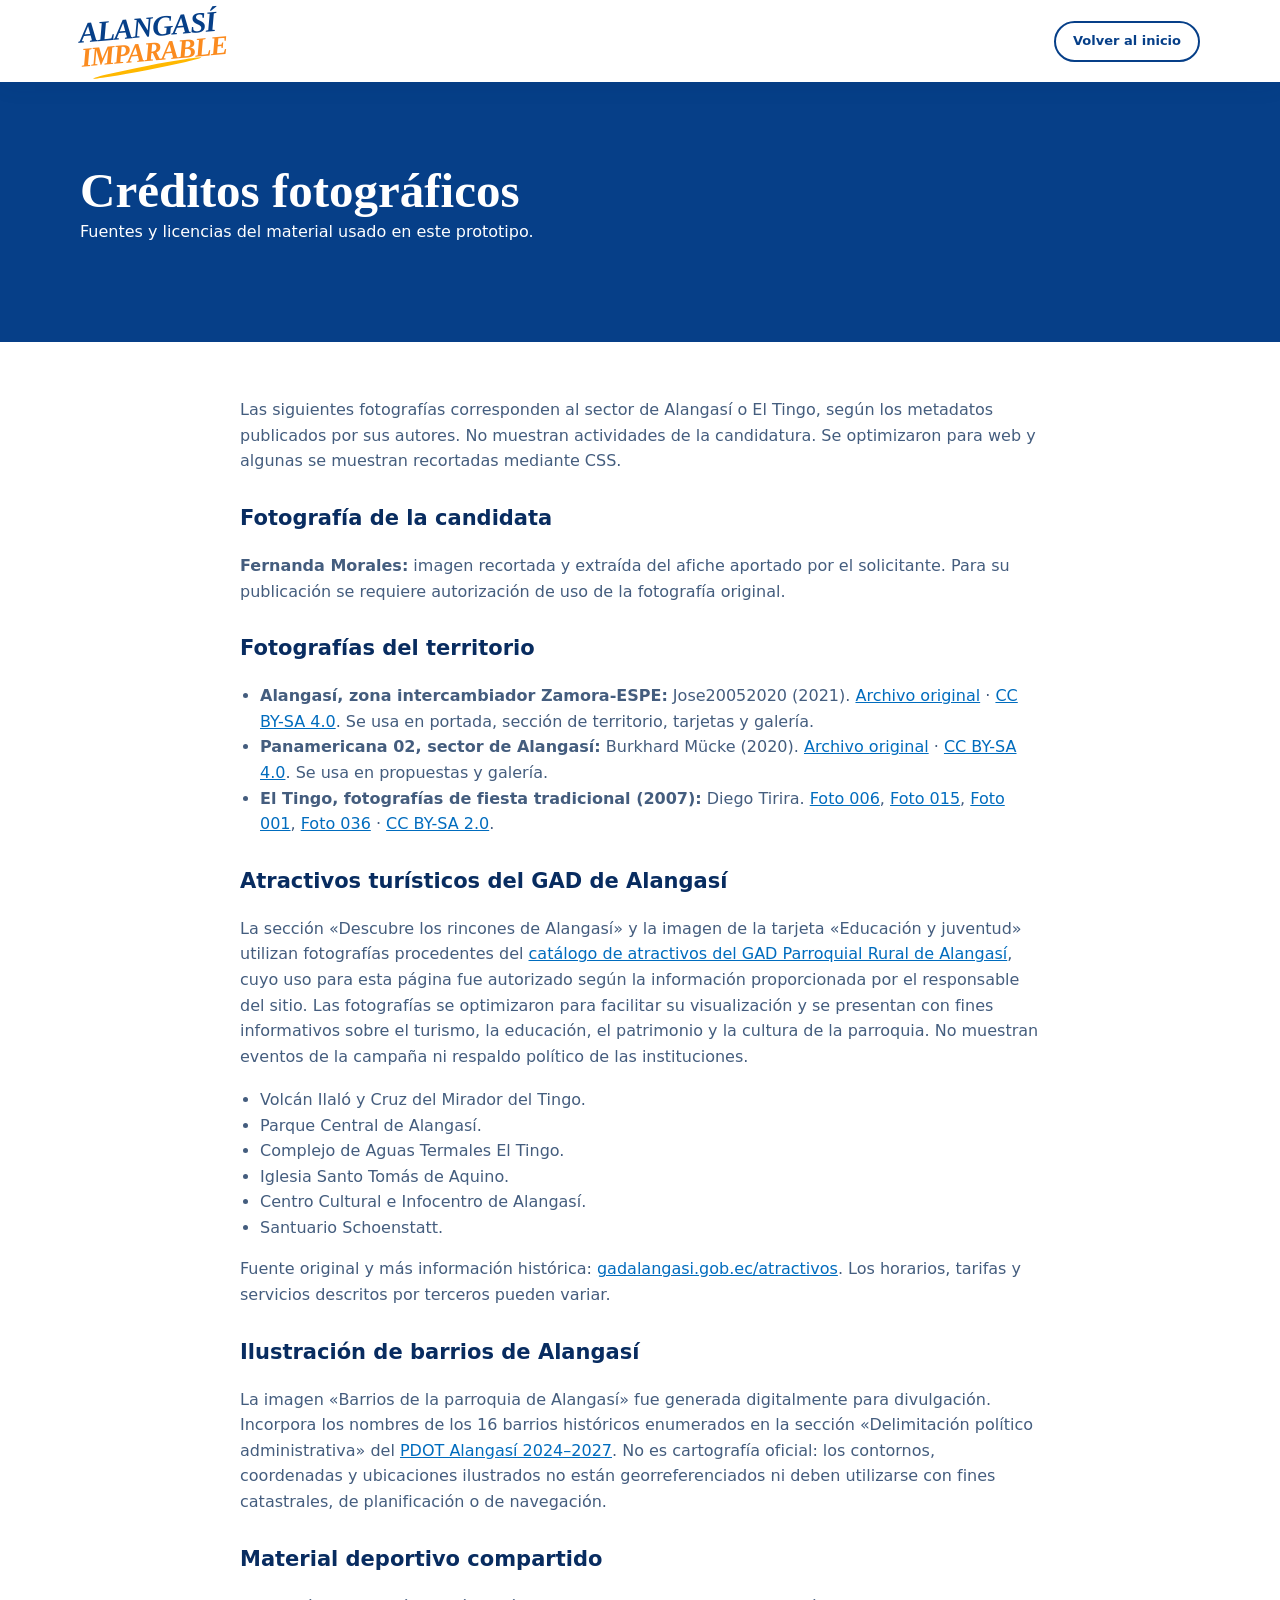
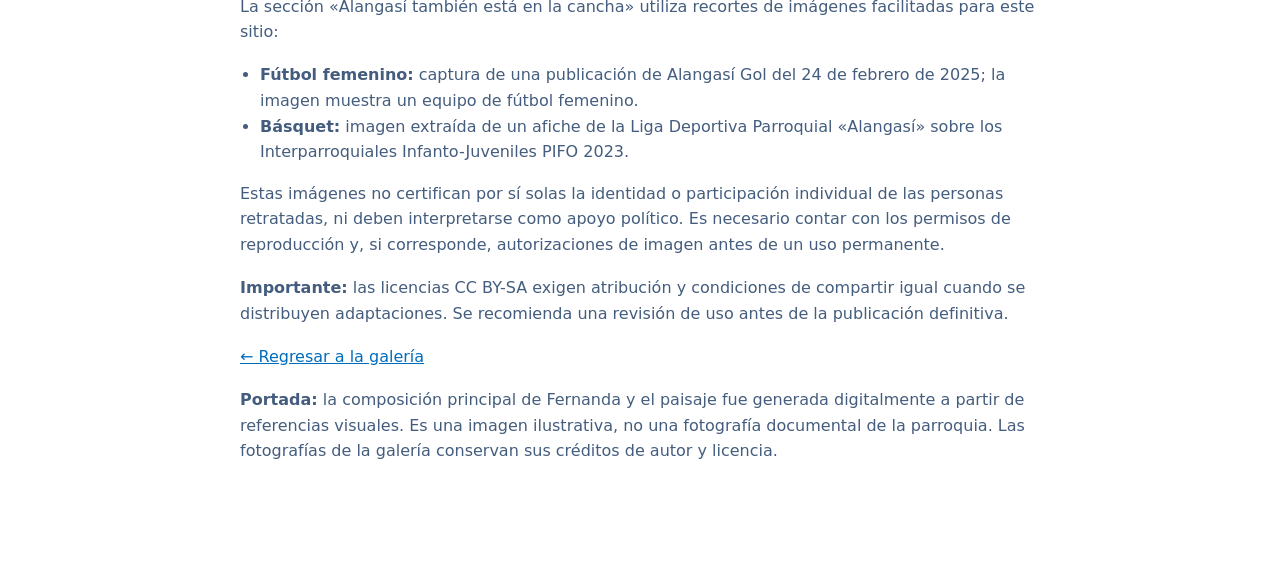
<file: creditos.html>
<!doctype html><html lang="es-EC"><head><meta charset="UTF-8"><meta name="viewport" content="width=device-width,initial-scale=1"><title>Créditos fotográficos | Fernanda Morales</title><link rel="stylesheet" href="styles.css"></head><body><header class="site-header"><div class="container nav-wrap"><a href="index.html#inicio" class="brand"><span>ALANGASÍ</span><strong>IMPARABLE</strong><i></i></a><a href="index.html" class="btn btn-outline small">Volver al inicio</a></div></header><section class="subpage-hero"><div class="container"><h1>Créditos fotográficos</h1><p>Fuentes y licencias del material usado en este prototipo.</p></div></section><main class="container legal"><p>Las siguientes fotografías corresponden al sector de Alangasí o El Tingo, según los metadatos publicados por sus autores. No muestran actividades de la candidatura. Se optimizaron para web y algunas se muestran recortadas mediante CSS.</p><h2>Fotografía de la candidata</h2><p><strong>Fernanda Morales:</strong> imagen recortada y extraída del afiche aportado por el solicitante. Para su publicación se requiere autorización de uso de la fotografía original.</p><h2>Fotografías del territorio</h2><ul><li><strong>Alangasí, zona intercambiador Zamora-ESPE:</strong> Jose20052020 (2021). <a href="https://commons.wikimedia.org/wiki/File:Alangasi_zona_hipermarket.jpg" target="_blank" rel="noopener noreferrer">Archivo original</a> · <a href="https://creativecommons.org/licenses/by-sa/4.0/" target="_blank" rel="noopener noreferrer">CC BY-SA 4.0</a>. Se usa en portada, sección de territorio, tarjetas y galería.</li><li><strong>Panamericana 02, sector de Alangasí:</strong> Burkhard Mücke (2020). <a href="https://commons.wikimedia.org/wiki/File:Panamericana_02.jpg" target="_blank" rel="noopener noreferrer">Archivo original</a> · <a href="https://creativecommons.org/licenses/by-sa/4.0/" target="_blank" rel="noopener noreferrer">CC BY-SA 4.0</a>. Se usa en propuestas y galería.</li><li><strong>El Tingo, fotografías de fiesta tradicional (2007):</strong> Diego Tirira. <a href="https://commons.wikimedia.org/wiki/File:P_El_Tingo_0706_006_(17198354539).jpg" target="_blank" rel="noopener noreferrer">Foto 006</a>, <a href="https://commons.wikimedia.org/wiki/File:P_El_Tingo_0706_015_(17198350459).jpg" target="_blank" rel="noopener noreferrer">Foto 015</a>, <a href="https://commons.wikimedia.org/wiki/File:P_El_Tingo_0706_001_(17358634136).jpg" target="_blank" rel="noopener noreferrer">Foto 001</a>, <a href="https://commons.wikimedia.org/wiki/File:P_El_Tingo_0706_036_(17382595662).jpg" target="_blank" rel="noopener noreferrer">Foto 036</a> · <a href="https://creativecommons.org/licenses/by-sa/2.0/" target="_blank" rel="noopener noreferrer">CC BY-SA 2.0</a>.</li></ul><h2>Atractivos turísticos del GAD de Alangasí</h2><p>La sección «Descubre los rincones de Alangasí» y la imagen de la tarjeta «Educación y juventud» utilizan fotografías procedentes del <a href="https://gadalangasi.gob.ec/atractivos/" target="_blank" rel="noopener noreferrer">catálogo de atractivos del GAD Parroquial Rural de Alangasí</a>, cuyo uso para esta página fue autorizado según la información proporcionada por el responsable del sitio. Las fotografías se optimizaron para facilitar su visualización y se presentan con fines informativos sobre el turismo, la educación, el patrimonio y la cultura de la parroquia. No muestran eventos de la campaña ni respaldo político de las instituciones.</p><ul><li>Volcán Ilaló y Cruz del Mirador del Tingo.</li><li>Parque Central de Alangasí.</li><li>Complejo de Aguas Termales El Tingo.</li><li>Iglesia Santo Tomás de Aquino.</li><li>Centro Cultural e Infocentro de Alangasí.</li><li>Santuario Schoenstatt.</li></ul><p>Fuente original y más información histórica: <a href="https://gadalangasi.gob.ec/atractivos/" target="_blank" rel="noopener noreferrer">gadalangasi.gob.ec/atractivos</a>. Los horarios, tarifas y servicios descritos por terceros pueden variar.</p><h2>Ilustración de barrios de Alangasí</h2><p>La imagen «Barrios de la parroquia de Alangasí» fue generada digitalmente para divulgación. Incorpora los nombres de los 16 barrios históricos enumerados en la sección «Delimitación político administrativa» del <a href="https://gadalangasi.gob.ec/wp-content/uploads/2025/09/PDOT-ALANGASI-2024-2027.pdf" target="_blank" rel="noopener noreferrer">PDOT Alangasí 2024–2027</a>. No es cartografía oficial: los contornos, coordenadas y ubicaciones ilustrados no están georreferenciados ni deben utilizarse con fines catastrales, de planificación o de navegación.</p><h2>Material deportivo compartido</h2><p>La sección «Alangasí también está en la cancha» utiliza recortes de imágenes facilitadas para este sitio:</p><ul><li><strong>Fútbol femenino:</strong> captura de una publicación de Alangasí Gol del 24 de febrero de 2025; la imagen muestra un equipo de fútbol femenino.</li><li><strong>Básquet:</strong> imagen extraída de un afiche de la Liga Deportiva Parroquial «Alangasí» sobre los Interparroquiales Infanto-Juveniles PIFO 2023.</li></ul><p>Estas imágenes no certifican por sí solas la identidad o participación individual de las personas retratadas, ni deben interpretarse como apoyo político. Es necesario contar con los permisos de reproducción y, si corresponde, autorizaciones de imagen antes de un uso permanente.</p><p><strong>Importante:</strong> las licencias CC BY-SA exigen atribución y condiciones de compartir igual cuando se distribuyen adaptaciones. Se recomienda una revisión de uso antes de la publicación definitiva.</p><p><a href="index.html#galeria">← Regresar a la galería</a></p><p><strong>Portada:</strong> la composición principal de Fernanda y el paisaje fue generada digitalmente a partir de referencias visuales. Es una imagen ilustrativa, no una fotografía documental de la parroquia. Las fotografías de la galería conservan sus créditos de autor y licencia.</p></main></body></html>
</file>
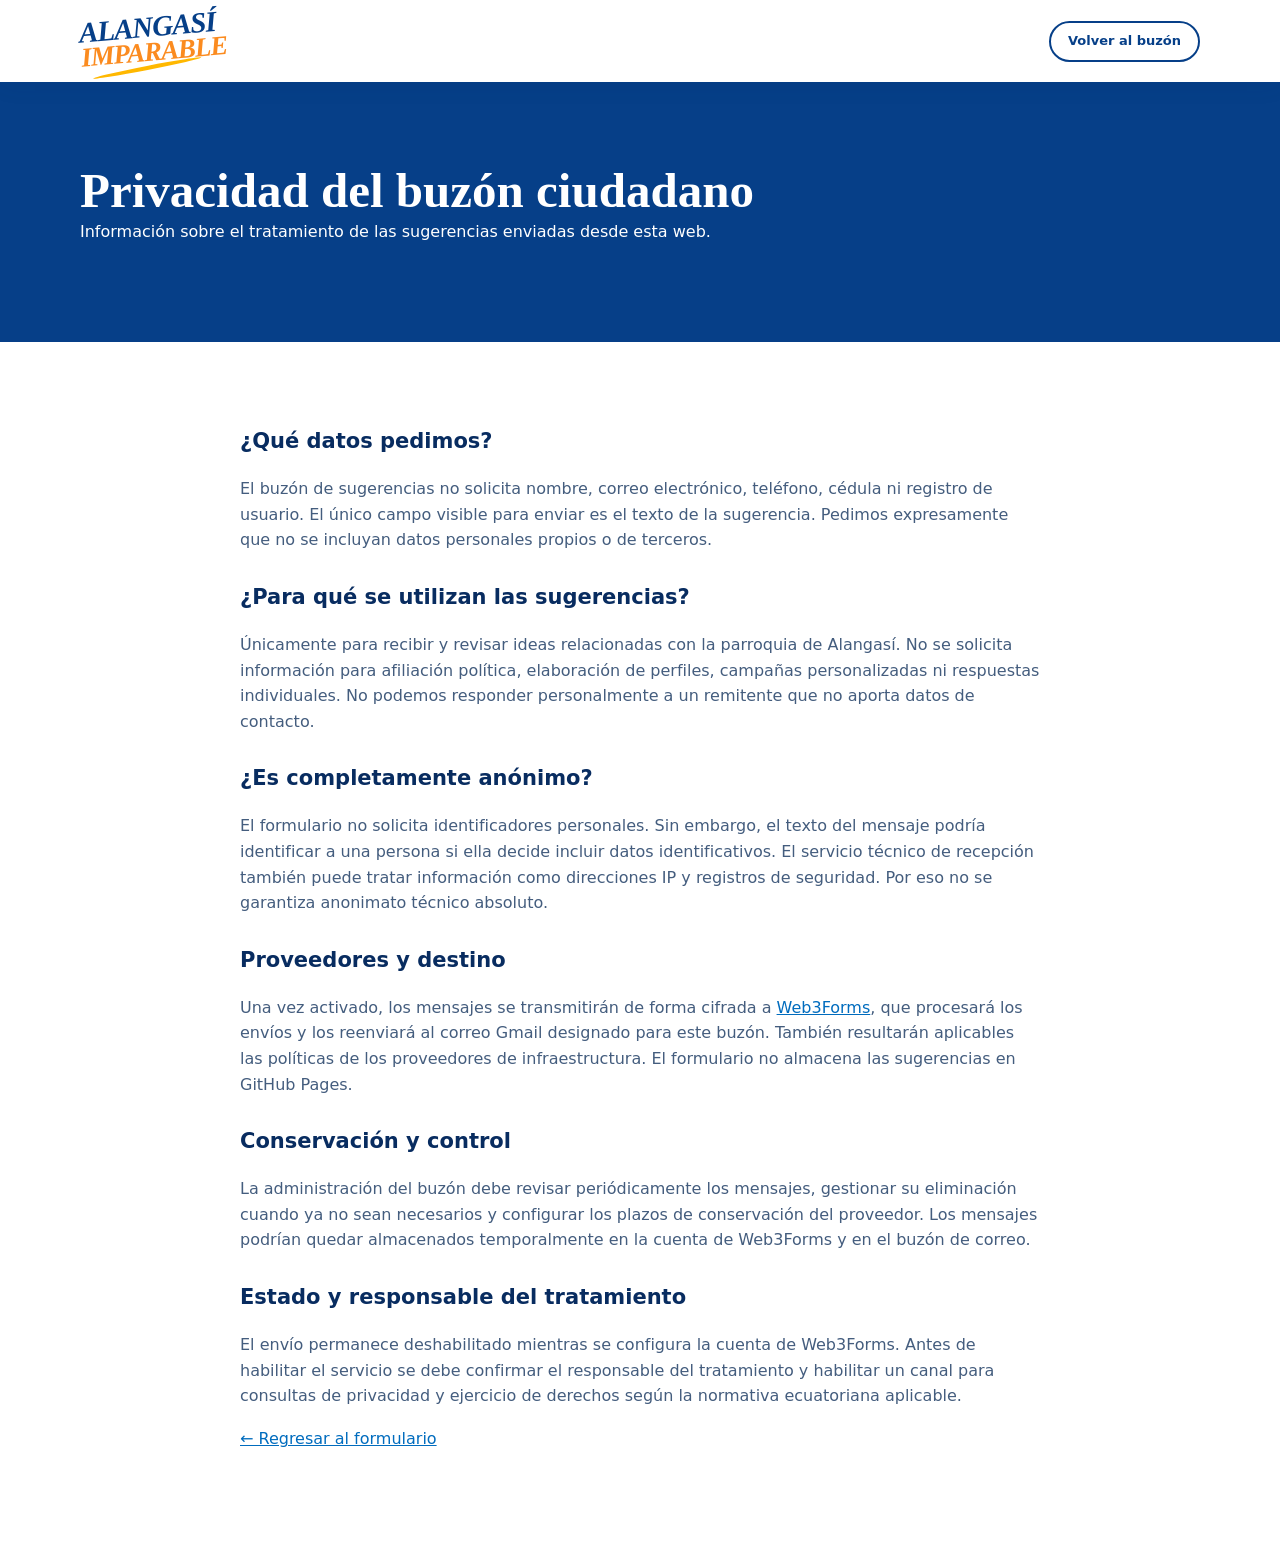
<file: privacidad.html>
<!doctype html>
<html lang="es-EC">
<head>
  <meta charset="UTF-8">
  <meta name="viewport" content="width=device-width, initial-scale=1">
  <meta name="theme-color" content="#063f88">
  <title>Privacidad del buzón | Fernanda Morales</title>
  <link rel="stylesheet" href="styles.css">
</head>
<body>
  <header class="site-header">
    <div class="container nav-wrap">
      <a href="index.html#inicio" class="brand" aria-label="Regresar al inicio"><span>ALANGASÍ</span><strong>IMPARABLE</strong><i></i></a>
      <a href="index.html#contacto" class="btn btn-outline small">Volver al buzón</a>
    </div>
  </header>
  <section class="subpage-hero"><div class="container"><h1>Privacidad del buzón ciudadano</h1><p>Información sobre el tratamiento de las sugerencias enviadas desde esta web.</p></div></section>
  <main class="container legal">
    <h2>¿Qué datos pedimos?</h2>
    <p>El buzón de sugerencias no solicita nombre, correo electrónico, teléfono, cédula ni registro de usuario. El único campo visible para enviar es el texto de la sugerencia. Pedimos expresamente que no se incluyan datos personales propios o de terceros.</p>
    <h2>¿Para qué se utilizan las sugerencias?</h2>
    <p>Únicamente para recibir y revisar ideas relacionadas con la parroquia de Alangasí. No se solicita información para afiliación política, elaboración de perfiles, campañas personalizadas ni respuestas individuales. No podemos responder personalmente a un remitente que no aporta datos de contacto.</p>
    <h2>¿Es completamente anónimo?</h2>
    <p>El formulario no solicita identificadores personales. Sin embargo, el texto del mensaje podría identificar a una persona si ella decide incluir datos identificativos. El servicio técnico de recepción también puede tratar información como direcciones IP y registros de seguridad. Por eso no se garantiza anonimato técnico absoluto.</p>
    <h2>Proveedores y destino</h2>
    <p>Una vez activado, los mensajes se transmitirán de forma cifrada a <a href="https://web3forms.com/privacy" target="_blank" rel="noopener noreferrer">Web3Forms</a>, que procesará los envíos y los reenviará al correo Gmail designado para este buzón. También resultarán aplicables las políticas de los proveedores de infraestructura. El formulario no almacena las sugerencias en GitHub Pages.</p>
    <h2>Conservación y control</h2>
    <p>La administración del buzón debe revisar periódicamente los mensajes, gestionar su eliminación cuando ya no sean necesarios y configurar los plazos de conservación del proveedor. Los mensajes podrían quedar almacenados temporalmente en la cuenta de Web3Forms y en el buzón de correo.</p>
    <h2>Estado y responsable del tratamiento</h2>
    <p>El envío permanece deshabilitado mientras se configura la cuenta de Web3Forms. Antes de habilitar el servicio se debe confirmar el responsable del tratamiento y habilitar un canal para consultas de privacidad y ejercicio de derechos según la normativa ecuatoriana aplicable.</p>
    <p><a href="index.html#contacto">← Regresar al formulario</a></p>
  </main>
</body>
</html>
</file>
<file: styles.css>
:root{--blue:#063f88;--deep:#032e69;--navy:#082c60;--bright:#0874d3;--orange:#fb8b1f;--gold:#ffb800;--sky:#edf7ff;--ink:#082c60;--muted:#4b6080;--white:#fff;--shadow:0 18px 45px rgba(1,40,90,.12);--container:1180px}
*,*::before,*::after{box-sizing:border-box}
html{scroll-behavior:smooth;scroll-padding-top:88px}
body{margin:0;font-family:"DM Sans",system-ui,-apple-system,"Segoe UI",sans-serif;color:var(--ink);background:#fff;line-height:1.6;overflow-x:hidden}
a{color:inherit;text-decoration:none}button,input,textarea{font:inherit}button{cursor:pointer}svg{width:21px;height:21px;fill:none;stroke:currentColor;stroke-width:1.9;stroke-linejoin:round;stroke-linecap:round;flex-shrink:0}img{max-width:100%;display:block}p{margin:0 0 1.1em}.container{max-width:var(--container);padding:0 30px;margin-inline:auto}.svg-sprite{position:absolute;width:0;height:0;overflow:hidden}::selection{background:#ffb800;color:#063f88}:focus-visible{outline:3px solid var(--orange);outline-offset:4px}.skip-link{position:absolute;top:-80px;left:12px;z-index:200;background:var(--blue);color:#fff;padding:12px 20px;border-radius:8px}.skip-link:focus{top:9px}
/* Top navigation */
.site-header{height:82px;position:sticky;top:0;z-index:80;background:rgba(255,255,255,.96);box-shadow:0 4px 22px rgba(2,36,80,.07);backdrop-filter:blur(14px)}.nav-wrap{height:100%;display:flex;align-items:center;justify-content:space-between;gap:22px}.brand{width:154px;line-height:.9;display:flex;flex-direction:column;align-items:flex-start;transform:rotate(-5deg);font-family:"Kalam",cursive;font-style:italic;white-space:nowrap;letter-spacing:-1px;font-weight:700}.brand span{font-size:29px;color:var(--blue)}.brand strong{font-size:27px;color:var(--orange);font-weight:700}.brand i{background:var(--gold);height:4px;width:110px;border-radius:50%;transform:rotate(-6deg);margin-top:2px;margin-left:10px}.main-nav{display:flex;align-items:center;gap:24px}.nav-link{font-size:13px;font-weight:800;color:#254570;white-space:nowrap;position:relative;padding:9px 0}.nav-link::after{content:"";height:3px;width:0;position:absolute;left:0;bottom:3px;background:var(--orange);border-radius:3px;transition:width .2s}.nav-link:hover::after,.nav-link.active::after{width:100%}.nav-link.active{color:var(--blue)}.menu-toggle{display:none;border:0;background:#f1f7fe;color:var(--blue);width:45px;height:45px;border-radius:12px;align-items:center;justify-content:center}
.btn{display:inline-flex;align-items:center;justify-content:center;gap:9px;border:2px solid transparent;padding:12px 22px;border-radius:999px;font-size:13px;font-weight:800;line-height:1.3;min-height:47px;transition:transform .2s,box-shadow .2s,background .2s;color:inherit}.btn svg{width:17px;height:17px}.btn:hover{transform:translateY(-2px);box-shadow:0 10px 18px rgba(7,57,105,.18)}.btn-orange{background:linear-gradient(120deg,#ff9e22,#ff7e18);color:#fff}.btn-blue{background:var(--blue);color:#fff}.btn-outline{border-color:var(--blue);color:var(--blue);background:rgba(255,255,255,.8)}.btn-white{background:white;color:var(--blue)}.btn.small{min-height:41px;padding:9px 17px}.nav-cta{padding:11px 18px;min-height:42px}
/* Hero */
.hero{min-height:595px;position:relative;isolation:isolate;overflow:hidden;background:linear-gradient(110deg,#e6f5ff 0%,#f0faff 49%,#b8d4e9 100%)}.hero-scenery{position:absolute;inset:0;background-image:linear-gradient(90deg,rgba(245,251,255,.97) 0%,rgba(240,249,255,.90) 30%,rgba(232,246,255,.57) 51%,rgba(233,246,255,.16) 100%),url('assets/alangasi-panorama.webp');background-repeat:no-repeat;background-position:center,center 57%;background-size:cover;z-index:-2}.hero-content{height:595px;display:grid;grid-template-columns:51% 36% 13%;align-items:center;position:relative}.hero-copy{position:relative;z-index:4;padding-bottom:30px}.eyebrow{font-size:11px;font-weight:800;letter-spacing:2px;color:#0669bd;display:flex;align-items:center;gap:12px}.eyebrow-dot{height:8px;width:8px;background:var(--orange);border-radius:50%}.dash{height:2px;width:45px;background:var(--orange)}.hero-title{font-family:"Kalam",cursive;font-size:clamp(44px,5vw,77px);line-height:1.01;letter-spacing:-2.6px;margin:25px 0 17px;color:var(--blue);font-weight:700}.hero-title span{display:block}.hero-title em,.section-script em{color:var(--orange);font-style:normal}.hero-title em{display:inline-block;position:relative}.hero-title em::after{content:"";position:absolute;background:var(--orange);height:6px;border-radius:70%;width:103%;bottom:3px;left:0;transform:rotate(-3deg)}.paint-label{display:inline-block;background:var(--blue);color:white;font:700 26px/1.15 "Kalam",cursive;transform:rotate(-3deg);padding:5px 24px 0 17px;clip-path:polygon(1% 2%,99% 0,97% 8%,100% 90%,2% 100%,0 89%)}.candidate-role{color:#fff;background:var(--orange);width:max-content;max-width:95%;padding:4px 13px;border-radius:4px;margin:7px 0 17px;font-size:12px;font-weight:800;transform:rotate(-1deg)}.hero-description{font-size:18px;line-height:1.47;max-width:390px;font-weight:600;margin-bottom:25px}.hero-buttons{display:flex;gap:11px;flex-wrap:wrap}.hero-location{display:flex;align-items:center;gap:5px;font-size:11px;color:#45668e;margin-top:18px;font-weight:700}.hero-location svg{width:15px;height:15px}.hero-portrait-wrap{position:absolute;bottom:0;left:48.5%;width:min(40%,470px);height:91%;display:flex;align-items:flex-end;justify-content:center;z-index:2}.hero-sun{position:absolute;bottom:20px;left:-19%;width:118%;height:85%;border-radius:48% 52% 0 0;background:radial-gradient(ellipse at 57% 60%,rgba(255,235,191,.87),rgba(255,233,202,.3) 57%,transparent 69%)}.hero-portrait{height:100%;max-width:unset;width:auto;object-fit:contain;object-position:bottom;filter:drop-shadow(3px 10px 12px rgba(3,35,69,.15))}.hero-quote{position:absolute;top:100px;right:12px;z-index:3;max-width:165px;transform:rotate(-6deg);font:700 28px/1.11 "Kalam",cursive;color:var(--blue)}.hero-quote i{display:block;height:4px;width:120px;background:var(--orange);border-radius:50%;transform:rotate(-8deg);margin-top:9px}.hero-wave{position:absolute;bottom:-1px;width:100%;height:82px;z-index:3}.hero-wave svg{width:100%;height:100%}
.pillars{background:var(--blue);color:white;margin-top:-1px}.pillars-grid{display:grid;grid-template-columns:repeat(4,1fr);padding-top:12px;padding-bottom:25px;gap:18px}.pillar{display:flex;align-items:center;gap:13px;font-weight:800;font-size:15px;line-height:1.28;min-height:79px;border-right:1px solid rgba(255,255,255,.29)}.pillar:last-child{border:0}.pillar:hover .pillar-icon{transform:rotate(-8deg) scale(1.06)}.pillar-icon,.proposal-icon{width:65px;height:65px;display:grid;place-items:center;flex-shrink:0;border-radius:50%;transition:transform .2s}.pillar-icon svg,.proposal-icon svg{height:36px;width:36px;stroke-width:1.7}.blue{background:#0874d3;color:white}.gold{background:#ffb800;color:white}.orange{background:#ff8f22;color:white}.yellow{background:#ffbb11;color:#fff}
/* About */
.section{padding-block:90px}.about{background:#fff}.about-grid{display:grid;grid-template-columns:43% 1fr;align-items:center;gap:7%}.about-visual{position:relative;min-height:430px}.brush-circle{position:relative;overflow:hidden;width:93%;height:410px;max-width:470px;border-radius:43% 57% 50% 50% / 50% 50% 50% 50%;background:linear-gradient(150deg,#c9e7f9,#edf7fa 66%,#ffb74e);isolation:isolate}.brush-circle:before{content:"";position:absolute;inset:0;background:url('assets/alangasi-panorama.webp') center/cover;opacity:.24}.brush-circle img{position:absolute;height:106%;max-width:none;width:auto;bottom:-62px;left:50%;transform:translateX(-50%);filter:drop-shadow(0 8px 12px rgba(0,0,0,.07))}.about-visual:before,.about-visual:after{content:"";position:absolute;border:11px solid var(--orange);transform:rotate(-35deg);border-radius:50%;z-index:2;pointer-events:none}.about-visual:before{width:165px;height:70px;left:-20px;top:0;border-bottom-color:transparent;border-right-color:transparent}.about-visual:after{width:225px;height:66px;right:-3px;bottom:10px;border-top-color:transparent;border-left-color:transparent}.about-sticker{position:absolute;right:-8%;bottom:34px;z-index:3;transform:rotate(-8deg);background:var(--blue);color:white;font:700 22px/1.1 "Kalam",cursive;padding:11px 17px;box-shadow:0 12px 20px rgba(0,46,99,.16)}.section-script{font:700 clamp(32px,3.7vw,53px)/1.11 "Kalam",cursive;color:var(--blue);letter-spacing:-1px;margin:18px 0}.about-copy>p{max-width:590px;color:#395274;font-size:16px}.values{display:flex;gap:25px;flex-wrap:wrap;margin:25px 0 30px}.values>div{display:flex;gap:10px;align-items:center;font-weight:800;font-size:11px;line-height:1.28}.value-icon{width:45px;height:45px;border-radius:50%;display:grid;place-items:center}.value-icon svg{width:22px;height:22px}
/* Proposals */
.proposals{background:linear-gradient(180deg,#eaf6ff 0%,#f5faff 100%);border-radius:80px 80px 0 0;padding-top:76px}.section-heading{margin-bottom:35px}.section-heading.center{text-align:center}.section-heading.center .eyebrow{justify-content:center}.section-heading .section-script{margin:8px 0}.section-heading p{font-size:15px;color:#526583;margin:0}.proposals-grid{display:grid;grid-template-columns:repeat(4,minmax(0,1fr));gap:18px}.proposal-card{background:white;border:1px solid #eaf0f7;border-radius:18px;overflow:hidden;box-shadow:0 8px 28px rgba(6,58,122,.06);transition:transform .25s,box-shadow .25s}.proposal-card:hover{transform:translateY(-7px);box-shadow:var(--shadow)}.proposal-image{height:170px;position:relative}.proposal-image img{height:100%;width:100%;object-fit:cover}.proposal-icon{position:absolute;bottom:-27px;left:20px;width:54px;height:54px;border:4px solid white}.proposal-icon svg{height:26px;width:26px}.proposal-body{padding:36px 20px 20px}.proposal-body h3{font-weight:800;font-size:17px;line-height:1.2;margin:0 0 12px;color:var(--blue);min-height:41px}.proposal-body p{font-size:13px;color:#536684;line-height:1.5;min-height:59px}.text-link{display:inline-flex;align-items:center;gap:8px;border:0;background:none;color:#0068bd;padding:2px 0;font-weight:800;font-size:12px}.text-link:hover{text-decoration:underline}.text-link svg{width:16px;height:16px}.content-note{font-size:11px;color:#6c7892;text-align:center;margin:23px auto 0;max-width:770px}
/* Territory */
.territory{min-height:390px;color:white;isolation:isolate;position:relative;display:flex;align-items:center;overflow:hidden}.territory-photo{position:absolute;inset:0;z-index:-1;background:linear-gradient(90deg,rgba(4,39,85,.97) 0%,rgba(4,39,85,.84) 46%,rgba(4,39,85,.34) 100%),url('assets/alangasi-panorama.webp') center 51% /cover}.territory-inner{display:grid;grid-template-columns:1fr 1fr;gap:45px;align-items:center;width:100%;padding-top:65px;padding-bottom:65px}.eyebrow.light{color:#ffcf75}.territory h2{color:white;font-size:clamp(32px,3.3vw,47px)}.territory p{font-size:15px;max-width:490px}.territory-facts{display:grid;grid-template-columns:repeat(3,1fr);gap:10px;align-self:end}.territory-facts>div{border-radius:14px;padding:21px 10px;display:flex;flex-direction:column;align-items:center;text-align:center;background:rgba(255,255,255,.94);color:var(--blue);box-shadow:0 15px 25px rgba(1,24,59,.15);min-height:165px}.territory-facts svg{color:var(--orange);width:29px;height:29px;margin-bottom:12px}.territory-facts strong{line-height:1.18;font-size:16px}.territory-facts span{font-size:11px;color:#5c7191;margin-top:8px}
/* Gallery */
.gallery{background:#f8fbff}.heading-between{display:flex;align-items:end;justify-content:space-between;gap:20px}.gallery-grid{display:grid;grid-template-columns:1.45fr 1fr 1fr;grid-template-rows:210px 210px;gap:16px}.gallery-item{position:relative;overflow:hidden;border:0;padding:0;border-radius:18px;background:#d4e8f6;min-width:0}.gallery-wide{grid-row:span 2}.gallery-item img{width:100%;height:100%;object-fit:cover;transition:transform .35s}.gallery-item:hover img{transform:scale(1.045)}.gallery-item:after{content:"";position:absolute;inset:42% 0 0;background:linear-gradient(transparent,rgba(4,33,70,.75));pointer-events:none}.gallery-label{position:absolute;bottom:17px;left:17px;z-index:2;display:flex;align-items:center;gap:7px;color:white;font-weight:800;font-size:12px;text-align:left}.gallery-label svg{width:17px;height:17px}.gallery-credit{font-size:11px;margin:18px 0 0;color:#596f8d}.gallery-credit a{text-decoration:underline}
/* Updates */
.updates{background:linear-gradient(110deg,#063f88,#0754a9);color:white;padding:58px 0}.updates-grid{display:grid;grid-template-columns:1.1fr .9fr;align-items:center;gap:55px}.updates h2{color:white;margin:7px 0}.updates p{color:#e3eeff;max-width:530px;margin:0}.updates-placeholder{display:flex;align-items:center;gap:20px;background:rgba(255,255,255,.10);border:1px solid rgba(255,255,255,.21);border-radius:19px;padding:25px}.updates-placeholder strong{font-size:19px}.updates-placeholder p{font-size:13px;margin:3px 0 0}.coming-icon{display:grid;place-items:center;flex-shrink:0;border-radius:50%;background:var(--gold);width:62px;height:62px}.coming-icon svg{color:var(--blue);width:31px;height:31px}
/* Participation */
.participate{background:#052f69;position:relative;color:white;overflow:hidden}.participate:before{content:"";position:absolute;top:0;left:0;width:100%;height:8px;background:linear-gradient(90deg,var(--orange),var(--gold),var(--blue),var(--gold))}.participate:after{content:"";position:absolute;right:-100px;top:40px;width:500px;height:500px;background:radial-gradient(circle,rgba(27,110,197,.41),transparent 70%);pointer-events:none}.participate-grid{display:grid;grid-template-columns:1fr 470px;gap:70px;align-items:center;position:relative;z-index:1}.participate h2{color:white;font-size:clamp(37px,4vw,55px)}.participate p{max-width:520px}.participate-quote{font:700 27px "Kalam",cursive;transform:rotate(-6deg);color:#ffb949;margin-top:44px}.contact-form{background:white;color:var(--blue);padding:30px;box-shadow:0 20px 54px rgba(0,0,0,.17);border-radius:20px;display:flex;flex-direction:column;gap:8px}.contact-form h3{font-size:22px;margin:0 0 5px}.contact-form>label:not(.consent){font-size:12px;font-weight:800}.contact-form input:not([type=checkbox]),.contact-form textarea{width:100%;border:1px solid #d9e3ee;border-radius:10px;background:#f9fcff;padding:11px 13px;outline:none;color:#153b6a;font-size:13px;resize:vertical}.contact-form input:focus,.contact-form textarea:focus{border-color:#017bc9;box-shadow:0 0 0 3px #cdeeff}.contact-form input::placeholder,.contact-form textarea::placeholder{color:#8b9bb1}.contact-form .consent{display:flex;align-items:flex-start;gap:9px;font-size:11px;color:#526680;margin-top:6px}.consent input{margin-top:3px;accent-color:var(--orange)}.consent a{text-decoration:underline;color:var(--blue)}.btn-submit{width:100%;margin-top:9px}.contact-form small{color:#64768f;font-size:10px;line-height:1.5}.contact-form .form-status{margin:0;font-size:12px;color:var(--blue)}.honeypot{position:absolute;left:-5000px;opacity:0}
/* Footer */
.site-footer{background:#012654;color:white}.footer-main{padding-top:40px;padding-bottom:30px;display:flex;align-items:center;justify-content:space-between;gap:30px}.brand-footer span{color:white}.footer-main p{font-size:13px;font-weight:800;margin:0}.footer-main p span{font-size:11px;opacity:.74;font-weight:400}.footer-main nav{display:flex;gap:18px;flex-wrap:wrap}.footer-main nav a,.footer-bottom a{font-size:11px}.footer-main nav a:hover,.footer-bottom a:hover{text-decoration:underline}.footer-bottom{border-top:1px solid rgba(255,255,255,.2);padding-top:14px;padding-bottom:22px;display:flex;justify-content:space-between;align-items:center;gap:20px;color:#bfcfe5;font-size:11px}.footer-bottom div{display:flex;gap:22px}
/* Modals */
.modal{border:0;border-radius:22px;padding:36px;max-width:530px;width:calc(100% - 35px);color:var(--blue);box-shadow:0 28px 80px rgba(0,0,0,.32);position:fixed;max-height:calc(100dvh - 45px);overflow-y:auto}.modal::backdrop{background:rgba(0,27,69,.7);backdrop-filter:blur(4px)}.dialog-close{position:absolute;top:15px;right:16px;border:0;background:#eaf5ff;color:var(--blue);border-radius:50%;width:39px;height:39px;display:grid;place-items:center}.dialog-close svg{width:19px;height:19px}.modal h2{font-size:32px}.modal>p{color:#4d6687}.modal-note{border-left:4px solid var(--orange);padding:12px 16px;background:#f0f8ff;margin:22px 0;color:#47617f;font-size:12px}.modal-note p{margin:2px 0}.image-modal{max-width:980px;padding:20px}.image-modal img{display:block;width:100%;max-height:70vh;object-fit:contain;border-radius:12px;background:#eef6fd}.image-modal #gallery-caption{font-size:15px;font-weight:700;margin:13px 8px 0}.image-modal #gallery-credit{display:block;margin:2px 8px 0;color:#506784}.image-modal .dialog-close{z-index:2;right:27px;top:27px}
/* Additional static pages */
.subpage-hero{background:var(--blue);color:white;padding:80px 0}.subpage-hero h1{font:700 49px "Kalam",cursive;margin:0}.legal{padding:55px 0 95px;max-width:800px}.legal h2{font-size:21px;margin-top:28px}.legal p,.legal li{color:#445d7e}.legal a{color:#006cbe;text-decoration:underline}.legal ul{padding-left:20px}
@media(max-width:1060px){.main-nav{gap:15px}.nav-link{font-size:12px}.nav-cta{padding-inline:12px}.hero-content{grid-template-columns:55% 45%}.hero-portrait-wrap{left:53%;width:42%}.hero-quote{display:none}.hero-title{font-size:57px}.about-sticker{right:-2%}.participate-grid{grid-template-columns:1fr 430px;gap:45px}.pillars-grid{gap:10px}.pillar{gap:9px;font-size:13px}.pillar-icon{width:57px;height:57px}}
@media(max-width:830px){html{scroll-padding-top:72px}.site-header{height:72px}.brand{transform:rotate(-5deg) scale(.83);transform-origin:left center;width:130px}.menu-toggle{display:flex}.main-nav{position:absolute;top:72px;left:0;right:0;display:none;flex-direction:column;align-items:stretch;gap:0;padding:15px 24px 23px;background:#fff;box-shadow:0 16px 35px rgba(0,45,91,.18)}.main-nav.open{display:flex}.nav-link{padding:12px 7px;font-size:14px;border-bottom:1px solid #edf1f6}.nav-link:after{display:none}.nav-cta{margin-top:12px}.hero,.hero-content{min-height:720px;height:720px}.hero-content{display:block;padding-top:45px}.hero-title{font-size:59px}.hero-copy{max-width:510px}.hero-description{max-width:330px;font-size:17px}.hero-portrait-wrap{left:auto;right:3%;width:42%;height:73%}.hero-wave{height:70px}.pillars-grid{grid-template-columns:repeat(2,1fr);gap:8px 20px}.pillar:nth-child(2){border-right:0}.pillar{min-height:80px}.section{padding-block:68px}.about-grid{grid-template-columns:1fr 1fr;gap:6%}.about-visual{min-height:340px}.brush-circle{height:330px;width:100%}.brush-circle img{height:113%;bottom:-73px}.about-sticker{font-size:16px;right:0;bottom:21px}.section-script{font-size:39px}.values{gap:12px}.values>div{font-size:10px}.proposals-grid{grid-template-columns:repeat(2,1fr)}.territory-inner{grid-template-columns:1fr;gap:20px}.territory-facts{max-width:590px}.gallery-grid{grid-template-columns:repeat(2,1fr);grid-template-rows:repeat(3,185px)}.gallery-wide{grid-row:span 2}.updates-grid{gap:25px}.participate-grid{grid-template-columns:1fr 1fr;gap:25px}.contact-form{padding:22px}.footer-main{flex-wrap:wrap}}
@media(max-width:600px){.container{padding-inline:20px}.hero,.hero-content{height:740px;min-height:740px}.hero-scenery{background-image:linear-gradient(180deg,rgba(244,251,255,.97) 0%,rgba(239,250,255,.94) 43%,rgba(234,246,255,.48) 100%),url('assets/alangasi-panorama.webp')}.hero-content{padding-top:38px}.hero-copy{padding-bottom:0}.eyebrow{font-size:10px;letter-spacing:1.6px}.hero-title{font-size:clamp(44px,11vw,65px);margin:21px 0 13px}.hero-title span{white-space:nowrap}.paint-label{font-size:23px}.candidate-role{font-size:10px}.hero-description{font-size:14px;max-width:285px;line-height:1.45;margin-bottom:17px}.hero-buttons{gap:7px}.hero-buttons .btn{font-size:11px;padding:9px 13px;min-height:42px}.hero-location{margin-top:10px}.hero-portrait-wrap{height:44%;bottom:0;right:0;width:70%;z-index:2}.hero-sun{height:91%;left:-30%}.hero-wave{height:48px}.pillars-grid{gap:4px 10px;padding-top:18px;padding-bottom:24px}.pillar{font-size:12px;gap:7px;min-height:66px}.pillar-icon{width:46px;height:46px}.pillar-icon svg{width:27px;height:27px}.section{padding-block:55px}.about-grid{grid-template-columns:1fr;gap:28px}.about-visual{min-height:328px;max-width:390px;width:100%;margin:0 auto}.brush-circle{height:325px;width:93%;margin:auto}.brush-circle img{bottom:-70px}.about-sticker{right:0}.section-script{font-size:37px}.about-copy>p{font-size:14px}.values{gap:13px}.value-icon{width:40px;height:40px}.about .btn{margin-top:0}.proposals{border-radius:35px 35px 0 0}.section-heading{margin-bottom:25px}.section-heading p{font-size:13px}.proposals-grid{grid-template-columns:1fr;gap:14px}.proposal-card{display:grid;grid-template-columns:35% 65%;min-height:173px}.proposal-image{height:100%;min-height:168px}.proposal-icon{width:43px;height:43px;left:auto;right:-18px;bottom:12px;border-width:3px}.proposal-icon svg{width:21px;height:21px}.proposal-body{padding:16px 17px 12px 25px}.proposal-body h3{font-size:14px;min-height:0;margin-bottom:8px}.proposal-body p{min-height:0;margin-bottom:8px;font-size:12px}.content-note{font-size:10px}.territory-inner{padding-top:55px;padding-bottom:55px}.territory h2{font-size:37px}.territory p{font-size:13px}.territory-facts{gap:7px}.territory-facts>div{padding:15px 5px;min-height:141px}.territory-facts svg{width:22px;height:22px;margin-bottom:9px}.territory-facts strong{font-size:12px}.territory-facts span{font-size:9px}.heading-between{display:block}.heading-between .btn{margin-top:18px}.gallery-grid{grid-template-columns:1fr 1fr;grid-template-rows:repeat(3,145px);gap:8px}.gallery-item{border-radius:12px}.gallery-label{font-size:10px;left:9px;bottom:8px}.gallery-label svg{display:none}.gallery-credit{font-size:10px}.updates{padding-block:50px}.updates-grid{grid-template-columns:1fr;gap:24px}.updates-placeholder{padding:17px}.updates-placeholder strong{font-size:16px}.participate-grid{grid-template-columns:1fr;gap:22px}.participate h2{font-size:40px}.participate-quote{display:none}.contact-form{padding:22px}.footer-main{padding-block:30px;align-items:start;flex-direction:column;gap:20px}.footer-main nav{gap:13px 18px}.footer-bottom{align-items:flex-start;flex-direction:column;gap:8px}.modal{padding:28px 20px}.modal h2{font-size:29px}}
@media(max-width:380px){.hero-title{font-size:42px}.hero-buttons .btn{padding-inline:10px;font-size:10px}.proposal-card{grid-template-columns:34% 66%}.pillar{font-size:11px}.pillar-icon{width:41px;height:41px}.values{gap:8px}}
@media(prefers-reduced-motion:reduce){html{scroll-behavior:auto}*,*::before,*::after{animation-duration:.01ms!important;transition-duration:.01ms!important}}

/* Cabecera rediseñada: fotografía verificable, sin barandas y separada del texto. */
.hero{background:linear-gradient(115deg,#f8fcff 0%,#edf7ff 58%,#d7edfb 100%)}
.hero::before{content:"";position:absolute;inset:auto -10% -10% 40%;height:72%;background:radial-gradient(ellipse at 40% 65%,rgba(253,199,87,.24),transparent 65%);pointer-events:none}
.hero-scenery{inset:40px 0 auto auto;width:53%;height:82%;z-index:-1;border-radius:46% 0 0 36% / 24% 0 0 42%;background-image:linear-gradient(90deg,rgba(242,249,255,.6),rgba(243,249,255,.12) 42%,rgba(5,49,102,.1)),url('assets/alangasi-horizonte.webp');background-position:center,center 58%;background-size:cover;box-shadow:-18px 25px 0 rgba(9,105,193,.10);opacity:1}
.hero-portrait-wrap{left:53%;height:88%;width:min(37%,450px)}
.hero-sun{background:radial-gradient(ellipse at 60% 60%,rgba(255,253,246,.32),transparent 65%)}
.hero-quote{right:0;background:rgba(255,255,255,.82);padding:18px 16px;border-radius:22px;box-shadow:0 7px 20px rgba(0,47,95,.08)}
.hero-copy{filter:drop-shadow(0 1px 0 rgba(255,255,255,.5))}
.territory-photo{background-image:linear-gradient(90deg,rgba(4,39,85,.96),rgba(4,39,85,.78) 48%,rgba(4,39,85,.48)),url('assets/alangasi-horizonte.webp');background-position:center,center 55%}
@media(max-width:1060px){.hero-portrait-wrap{left:54%;width:41%}.hero-scenery{width:57%}}
@media(max-width:830px){.hero-scenery{inset:auto -15% 0 auto;width:88%;height:55%;border-radius:48% 0 0 0}.hero-portrait-wrap{height:65%;right:3%;width:43%;left:auto}}
@media(max-width:600px){.hero,.hero-content{height:760px;min-height:760px}.hero{background:linear-gradient(180deg,#f9fcff 0%,#ecf7ff 68%,#d8edfc 100%)}.hero-scenery{inset:auto -16% 0 auto;width:104%;height:42%;background-image:linear-gradient(180deg,rgba(238,248,255,.52) 0%,rgba(229,244,255,.04) 65%),url('assets/alangasi-horizonte.webp');border-radius:54% 0 0 0;box-shadow:none;background-position:center,center}.hero-portrait-wrap{height:43%;right:2%;width:69%}}
/* Ocultar bordes residuales del recorte del afiche original sin cambiar el rostro. */
.hero-portrait{clip-path:polygon(41% 0,61% 0,70% 10%,76% 20%,88% 31%,98% 41%,100% 55%,98% 73%,92% 91%,87% 100%,12% 100%,4% 82%,0 56%,3% 41%,15% 31%,28% 19%,34% 8%)}

/* Portada final: composición de alta resolución; sin retratos de 4 KB superpuestos. */
.hero { min-height:595px; background:#e8f6ff; }
.hero::before {
  content:""; position:absolute; inset:0; z-index:-1; pointer-events:none;
  background:linear-gradient(90deg, rgba(248,252,255,.74) 0%,rgba(248,252,255,.61) 27%,rgba(248,252,255,.28) 42%,rgba(248,252,255,0) 63%);
}
.hero-scenery {
  position:absolute; inset:0; width:100%; height:100%; z-index:-2;
  border-radius:0; box-shadow:none; opacity:1; filter:none;
  background-image:url("assets/hero-campaign-bg.webp");
  background-size:cover; background-position:center 50%; background-repeat:no-repeat;
}
.hero-content { grid-template-columns:minmax(0,1fr) 185px; align-items:center; height:595px; }
.hero-copy { max-width:530px; padding-bottom:12px; filter:none; }
.hero-title { font-size:clamp(54px,6.2vw,88px); line-height:.96; letter-spacing:-2.8px; margin:18px 0 18px; text-shadow:0 2px 16px rgba(255,255,255,.30); }
.hero-title span:nth-child(2) { margin-left:22px; }
.hero-title em { color:var(--orange); }
.hero-portrait-wrap { display:none!important; }
.hero-quote {
  grid-column:2; justify-self:end; align-self:start; position:relative;
  top:auto; right:auto; max-width:175px; margin:76px 0 0;
  padding:0; border-radius:0; background:none; box-shadow:none;
  transform:rotate(-4deg); font-size:29px; line-height:1.11;
  text-shadow:0 1px 10px rgba(255,255,255,.96),0 0 16px rgba(255,255,255,.72);
}
.hero-quote i { height:4px; width:126px; }
@media (max-width:1060px) {
  .hero-content { grid-template-columns:minmax(0,1fr) 160px; }
  .hero-copy { max-width:490px; }
  .hero-title { font-size:clamp(50px,6.3vw,70px); }
  .hero-scenery { background-position:58% center; }
}
@media (max-width:830px) {
  .hero,.hero-content { min-height:720px; height:720px; }
  .hero-content { display:block; padding-top:45px; }
  .hero::before { background:linear-gradient(180deg,rgba(249,252,255,.97) 0%,rgba(249,252,255,.91) 41%,rgba(249,252,255,.16) 71%,rgba(249,252,255,0) 100%); }
  .hero-scenery { background-size:auto 100%; background-position:67% center; }
  .hero-quote { display:none; }
  .hero-title { font-size:clamp(49px,8vw,65px); }
}
@media (max-width:600px) {
  .hero,.hero-content { min-height:730px; height:730px; }
  .hero { background:#edf8ff; }
  .hero-content { padding-top:37px; }
  .hero-scenery {
    inset:auto 0 0; height:48%; width:100%;
    background-size:auto 100%; background-position:70% bottom;
  }
  .hero::before {
    background:linear-gradient(180deg,rgba(249,252,255,.98) 0%,rgba(249,252,255,.96) 46%,rgba(249,252,255,.37) 67%,rgba(249,252,255,0) 100%);
  }
  .hero-copy { max-width:310px; padding:0; }
  .hero-title { font-size:clamp(42px,11vw,61px); margin-top:16px; }
  .hero-title span:nth-child(2) { margin-left:6px; }
}


/* Foto renovada en "Conoce a Fernanda": panorama ilustrativo de mayor resolución. */
.about-visual{min-height:455px;display:flex;align-items:center}
.brush-circle{
  width:100%;height:435px;max-width:535px;
  border-radius:45% 55% 47% 53% / 49% 46% 54% 51%;
  box-shadow:0 22px 50px rgba(4,49,99,.13);
  isolation:isolate;background:#eaf4fc;
}
.brush-circle:before{background:linear-gradient(0deg,rgba(4,46,96,.28),transparent 40%);opacity:1;z-index:1;pointer-events:none}
.brush-circle img{
  position:absolute;inset:0;bottom:auto;left:auto;
  width:100%;height:100%;max-width:none;
  transform:none;object-fit:cover;object-position:69% center;filter:none;
}
.about-photo-caption{
  position:absolute;left:9%;bottom:54px;z-index:2;
  font:700 18px/1.2 "Kalam",cursive;letter-spacing:.3px;color:#fff;
  text-shadow:0 2px 12px rgba(3,28,62,.65);
  pointer-events:none
}
.about-sticker{right:-4%;bottom:18px;font-size:20px;line-height:1.18}
.about-visual:before{top:4px;left:-20px}
.about-visual:after{bottom:8px;right:-5px}

/* Eje adicional: desarrollo económico, presente en el plan de trabajo. */
.proposal-economy{
  display:flex;align-items:center;gap:17px;
  padding:20px 24px;margin-top:25px;
  background:#fff;border:1px solid #dae9f7;border-radius:18px;
  box-shadow:0 10px 25px rgba(4,54,116,.06)
}
.proposal-economy-icon{
  width:48px;height:48px;display:grid;place-items:center;
  flex:0 0 auto;border-radius:50%;background:#eef7ff;color:#0874d3
}
.proposal-economy-icon svg{width:24px;height:24px}
.proposal-economy>div{flex:1;min-width:0}
.proposal-economy strong{font-size:15px;color:#063f88}
.proposal-economy p{color:#4f6583;font-size:12px;margin:5px 0 0}
.proposal-economy .btn{white-space:nowrap}

/* Diálogo documental: jerarquía clara, medidas, cronograma y transparencia. */
.proposal-dialog{
  width:min(100% - 28px,980px);max-width:980px;
  max-height:min(92dvh,990px);
  padding:0;border-radius:24px;overflow-y:auto;overscroll-behavior:contain;
  color:#123663;background:#fff;
}
.proposal-modal-header{
  position:relative;padding:34px 44px 30px;overflow:hidden;
  background:linear-gradient(112deg,#f0f8ff,#fff 72%);
  border-bottom:1px solid #e4edf6;
}
.proposal-modal-header:after{
  content:"";position:absolute;right:-60px;top:-100px;width:260px;height:260px;
  border:28px solid rgba(251,139,24,.10);border-radius:50%;pointer-events:none
}
.proposal-kicker,.proposal-eyebrow{
  display:inline-flex;align-items:center;gap:9px;color:#0067bc;
  font-weight:800;font-size:11px;letter-spacing:1.1px
}
.proposal-category{
  margin:21px 0 3px!important;font-size:12px!important;
  letter-spacing:.3px;color:#627895!important;font-weight:700
}
.proposal-dialog .section-script{
  margin:7px 0 12px;font-size:clamp(30px,3.3vw,46px);
  line-height:1.1;color:#063f88
}
.proposal-summary{
  max-width:720px;font-size:16px!important;line-height:1.6;
  color:#3a5477!important;margin:0!important
}
.proposal-dialog .dialog-close{z-index:5;top:20px;right:23px}
.proposal-modal-content{padding:30px 44px 32px}
.proposal-dialog h3{
  font-size:20px;line-height:1.2;margin:9px 0 17px;font-weight:800;color:#063f88
}
.proposal-objective{
  background:#f1f8ff;border-left:4px solid #ff8d21;
  padding:23px 26px;border-radius:0 15px 15px 0;margin-bottom:29px
}
.proposal-objective h3{margin-bottom:9px}
.proposal-objective p{margin:0;color:#435d7c;font-size:14px;line-height:1.65}
.proposal-modal-grid{display:grid;grid-template-columns:minmax(0,1.26fr) minmax(0,.92fr);gap:23px}
.proposal-action-panel,.proposal-time-panel,.proposal-method-panel{
  border:1px solid #e3edf8;border-radius:16px;padding:23px;
  background:#fff
}
.proposal-right-col{display:flex;flex-direction:column;gap:18px}
.proposal-action-list,.proposal-time-list{list-style:none;margin:0;padding:0}
.proposal-action-list li{
  display:flex;gap:13px;align-items:flex-start;padding:12px 0;
  border-bottom:1px solid #edf2f8;font-size:13px;line-height:1.55;color:#3e5472
}
.proposal-action-list li:last-child,.proposal-time-list li:last-child{border-bottom:0}
.proposal-action-number{
  flex:0 0 auto;width:29px;height:29px;display:grid;place-items:center;
  background:#e4f3ff;color:#0064af;border-radius:9px;font-size:11px;font-weight:800
}
.proposal-time-panel{background:#f9fbff}
.proposal-time-list li{padding:12px 0;border-bottom:1px solid #e4ecf7}
.proposal-time-list strong{
  display:inline-block;border-radius:99px;padding:4px 10px;
  background:#fff0da;color:#ae5a00;font-size:11px
}
.proposal-time-list p,.proposal-method-panel p{
  font-size:12px;line-height:1.55;color:#4d6583;margin:8px 0 0
}
.proposal-method-panel{background:#fdfcff}
.proposal-transparency{padding:23px 26px;background:#073d81;color:#fff;border-radius:16px;margin-top:24px}
.proposal-transparency .proposal-eyebrow{color:#ffcc81}
.proposal-transparency h3{color:#fff;margin:10px 0}
.proposal-transparency p{font-size:13px;line-height:1.6;color:#dceafe;margin:0}
.proposal-disclaimer{
  background:#f8fafc;border:1px solid #e8eef5;border-radius:13px;
  padding:17px 20px;margin-top:18px;color:#536987
}
.proposal-disclaimer strong{font-size:12px;color:#244a77}
.proposal-disclaimer p{font-size:11px;line-height:1.55;margin:5px 0}
.proposal-modal-footer{
  position:sticky;bottom:0;display:flex;align-items:center;justify-content:space-between;
  gap:16px;padding:17px 44px;background:#fff;border-top:1px solid #e2eaf3;
  box-shadow:0 -8px 25px rgba(4,39,86,.045)
}
.proposal-modal-footer>span{font-size:11px;color:#68809d;font-weight:600}
.proposal-modal-footer .btn{white-space:nowrap}
@media(max-width:830px){
  .about-visual{min-height:360px}.brush-circle{height:340px}
  .about-photo-caption{bottom:50px;font-size:15px}
  .about-sticker{font-size:15px}
  .proposal-modal-grid{grid-template-columns:1fr}
  .proposal-modal-header,.proposal-modal-content{padding-left:27px;padding-right:27px}
  .proposal-modal-footer{padding-left:27px;padding-right:27px}
}
@media(max-width:600px){
  .about-visual{min-height:340px;max-width:390px}
  .brush-circle{height:325px;width:94%;margin:auto}
  .brush-circle img{object-position:67% center}
  .about-photo-caption{left:11%;bottom:49px}
  .about-sticker{right:0;bottom:12px}
  .proposal-economy{flex-wrap:wrap;padding:17px;gap:11px}
  .proposal-economy>div{flex:1 1 calc(100% - 64px)}
  .proposal-economy .btn{width:100%;justify-content:center}
  .proposal-dialog{width:calc(100% - 14px);max-height:96dvh;border-radius:18px}
  .proposal-modal-header{padding:26px 19px}
  .proposal-modal-content{padding:19px}
  .proposal-modal-footer{padding:14px 19px}
  .proposal-modal-footer>span{display:none}
  .proposal-modal-footer .btn{width:100%;justify-content:center}
  .proposal-objective,.proposal-action-panel,.proposal-time-panel,.proposal-method-panel{padding:17px}
  .proposal-dialog h3{font-size:18px}
  .proposal-summary{font-size:14px!important}
}


/* Trayectoria deportiva: tarjetas fluidas e imágenes con proporción original. */
.about-sports{
  margin-top:54px;
  padding-top:56px;
  border-top:1px solid #dfebf5;
  scroll-margin-top:110px;
}
.about-sports-intro{
  border-left:3px solid var(--orange);
  padding:2px 0 2px 16px;
  font-size:15px;
}
.sports-heading{
  display:flex;
  align-items:center;
  justify-content:space-between;
  gap:34px;
  margin-bottom:28px;
}
.sports-heading-text{max-width:780px}
.sports-heading .section-script{
  font-size:clamp(31px,3.3vw,47px);
  margin:13px 0 9px;
}
.sports-heading p{
  margin:0;
  color:#415c7c;
  font-size:15px;
  line-height:1.7;
}
.sports-emblem{
  display:flex;
  gap:11px;
  align-items:center;
  justify-content:center;
  min-width:142px;
  min-height:90px;
  border-radius:70px;
  background:#eaf6ff;
  border:1px solid #dcebf8;
}
.sports-emblem span{font-size:30px;line-height:1}
.sports-grid{
  display:grid;
  grid-template-columns:repeat(2,minmax(0,1fr));
  align-items:stretch;
  gap:22px;
}
.sports-card{
  min-width:0;
  margin:0;
  display:flex;
  flex-direction:column;
  background:#fff;
  border:1px solid #e2ecf6;
  border-radius:20px;
  overflow:hidden;
  box-shadow:0 12px 36px rgba(5,54,104,.075);
}
/* No deformar ni cortar fotos de equipos para rellenar una relación de aspecto artificial. */
.sports-card-photo{
  display:grid;
  place-items:center;
  width:100%;
  height:clamp(225px,27vw,315px);
  padding:12px;
  overflow:hidden;
  background:linear-gradient(145deg,#edf7ff,#f5f8fc 55%,#e7f0f9);
}
.sports-card-photo img{
  display:block;
  width:100%;
  height:100%;
  max-width:100%;
  max-height:100%;
  object-fit:contain;
  object-position:center;
}
.sports-card-body{
  padding:22px 25px 25px;
  display:flex;
  flex-direction:column;
  flex:1;
}
.sports-card-kicker{
  color:#0070bc;
  font-size:11px;
  font-weight:800;
  letter-spacing:1.4px;
}
.sports-card-body h4{
  font-family:"Kalam",cursive;
  color:#063f88;
  font-size:27px;
  line-height:1.2;
  margin:8px 0 10px;
}
.sports-card-body p{
  color:#425b7a;
  font-size:13px;
  line-height:1.6;
  margin:0 0 12px;
}
.sports-card-body small{
  display:block;
  font-size:11px;
  color:#6a7d97;
  border-top:1px solid #e9eff6;
  padding-top:11px;
  line-height:1.5;
  margin-top:auto;
}
.sports-archive-note{
  color:#607594;
  font-size:11px;
  line-height:1.6;
  margin:19px 0 0;
  max-width:920px;
}
@media (max-width: 980px){
  .sports-grid{gap:16px}
  .sports-card-photo{height:clamp(205px,29vw,270px);padding:10px}
  .sports-card-body{padding:19px 20px 21px}
}
@media (max-width:830px){
  .about-sports{margin-top:43px;padding-top:42px}
  .sports-heading{gap:18px}
  .sports-emblem{min-width:102px;min-height:70px}
  .sports-emblem span{font-size:23px}
  .sports-card-body h4{font-size:24px}
}
@media (max-width:620px){
  .about-sports{margin-top:36px;padding-top:35px}
  .about-sports-intro{font-size:13px}
  .sports-heading{display:block;margin-bottom:20px}
  .sports-heading p{font-size:13px}
  .sports-emblem{display:none}
  .sports-grid{grid-template-columns:minmax(0,1fr);gap:16px}
  .sports-card{border-radius:16px}
  .sports-card-photo{
    height:clamp(200px,57vw,280px);
    padding:10px;
  }
  .sports-card-body{padding:18px 20px 20px}
  .sports-card-body h4{font-size:25px}
  .sports-card-body p{font-size:13px}
  .sports-archive-note{font-size:10px;margin-top:15px}
}
@media (max-width:380px){
  .sports-card-photo{height:clamp(180px,61vw,225px);padding:8px}
  .sports-card-body{padding:15px 16px 18px}
  .sports-card-body h4{font-size:23px}
}

/* Corrección: foto original de Fernanda en Conoce a Fernanda */
.brush-circle{background:#f8fbff}
.brush-circle:before{background:linear-gradient(0deg,rgba(5,45,95,.24),transparent 42%);z-index:1;opacity:1}
.brush-circle img{position:absolute;inset:0;left:0;bottom:auto;transform:none;display:block;width:100%;height:100%;max-width:100%;object-fit:contain;object-position:center;filter:none}
.about-photo-caption{z-index:2}
/* Miniaturas deportivas compactas: mostrar foto entera sin deformar */
.sports-card-photo{position:relative;isolation:isolate;height:206px;min-height:0;aspect-ratio:auto;padding:8px;display:grid;place-items:center;background:#eaf4fc;overflow:hidden}
.sports-card-photo--futbol{--sports-image:url('assets/futbol-femenino-alangasi.webp')}
.sports-card-photo--basquet{--sports-image:url('assets/basquet-alangasi.webp')}
.sports-card-photo:before{content:"";position:absolute;inset:-16px;z-index:-1;background:var(--sports-image) center /cover no-repeat;filter:blur(18px);opacity:.25;pointer-events:none}
.sports-card-photo img{position:relative;z-index:1;width:auto;height:auto;max-width:100%;max-height:100%;object-fit:contain;object-position:center;border-radius:5px;box-shadow:0 2px 14px rgba(8,53,103,.13)}
.sports-card-photo:focus-visible{outline:3px solid var(--orange);outline-offset:-4px}
@media(max-width:830px){.sports-card-photo{height:180px;padding:8px}}
@media(max-width:620px){.sports-card-photo{height:190px;padding:7px}.sports-card-body{padding:16px 18px 17px}.sports-card-body h4{font-size:23px}}
@media(max-width:380px){.sports-card-photo{height:172px;padding:6px}}


/* Buzón ciudadano: formulario anónimo para GitHub Pages + Web3Forms */
.anonymous-suggestion-form{gap:12px}
.suggestion-form-heading{display:flex;align-items:center;gap:13px;margin-bottom:3px}
.suggestion-form-icon{width:48px;height:48px;display:grid;place-items:center;border-radius:15px;background:#e6f4ff;color:#063f88;flex:none}
.suggestion-form-heading h3{font-size:22px;margin:0;color:#063f88;line-height:1.2}
.suggestion-form-heading p{font-size:12px;margin:4px 0 0;color:#527091}
.suggestion-form-lead{margin:0 0 4px;color:#4c6280;font-size:13px;line-height:1.55}
.anonymous-suggestion-form>label{font-size:13px;font-weight:800}
.form-required{color:#e1740d}
.anonymous-suggestion-form textarea{min-height:150px;max-height:340px;padding:14px!important;line-height:1.6}
.suggestion-privacy-info{display:flex;gap:10px;align-items:flex-start;font-size:11px;line-height:1.6;color:#4c6280;margin:2px 0 5px}
.suggestion-privacy-info svg{width:18px;height:18px;color:#0075c8;margin-top:1px}
.suggestion-privacy-info a{color:#07549b;text-decoration:underline;text-underline-offset:2px}
.anonymous-suggestion-form .btn-submit:disabled{cursor:not-allowed;opacity:.66;filter:grayscale(.25)}
.anonymous-suggestion-form .form-status:not(:empty){padding:10px 12px;background:#edf8ff;border-radius:9px;font-size:12px}
.suggestion-setup-note{font-size:11px;line-height:1.55;color:#60718c}
@media(max-width:600px){
  .anonymous-suggestion-form{padding:23px 20px;gap:10px}
  .suggestion-form-heading h3{font-size:21px}
  .anonymous-suggestion-form textarea{min-height:140px}
  .suggestion-privacy-info{font-size:11px}
}


/* Guía turística de Alangasí · tarjetas responsive y fotografía en modal interno */
.tourism{background:linear-gradient(180deg,#fff 0%,#f2f8ff 100%)}
.tourism-intro{display:flex;gap:28px;align-items:flex-end;justify-content:space-between;margin-bottom:27px}
.tourism-intro>div:first-child{max-width:800px}
.tourism-intro .section-script{font-size:clamp(34px,4.2vw,56px);line-height:1.1;margin:12px 0 15px}
.tourism-intro p{max-width:760px;color:#526b88;line-height:1.7;margin:0}
.tourism-count{flex:none;display:flex;align-items:center;gap:10px;border:1px solid #d6e8f8;border-radius:18px;padding:12px 18px;background:#fff}
.tourism-count strong{font:700 41px/1 "Kalam",cursive;color:var(--orange)}
.tourism-count span{font-size:11px;color:#456280;font-weight:700;line-height:1.35}
.tourism-filters{display:flex;gap:10px;flex-wrap:wrap;margin:27px 0 23px}
.tourism-filter{border:1px solid #d3e5f7;background:#fff;color:#28547c;border-radius:999px;padding:10px 19px;font:700 12px "DM Sans",sans-serif;cursor:pointer;transition:background .2s,color .2s,border .2s}
.tourism-filter:hover{border-color:#006cbd}
.tourism-filter.is-active{background:#063f88;color:#fff;border-color:#063f88;box-shadow:0 5px 17px rgba(6,63,136,.15)}
.tourism-filter:focus-visible,.tourism-photo-button:focus-visible,.tourism-card-link:focus-visible{outline:3px solid var(--orange);outline-offset:3px}
.tourism-grid{display:grid;grid-template-columns:repeat(3,minmax(0,1fr));gap:21px}
.tourism-card{min-width:0;overflow:hidden;border:1px solid #e0eaf5;border-radius:20px;background:#fff;box-shadow:0 11px 31px rgba(5,43,88,.07);display:flex;flex-direction:column;transition:transform .18s,box-shadow .18s}
.tourism-card:hover{transform:translateY(-3px);box-shadow:0 14px 36px rgba(5,43,88,.13)}
.tourism-card[hidden]{display:none!important}
.tourism-photo-button{position:relative;width:100%;height:218px;border:0;background:#dbe9f4;padding:0;cursor:zoom-in;overflow:hidden;display:block}
.tourism-photo-button img{display:block;width:100%;height:100%;object-fit:cover;object-position:center;transition:transform .4s}
.tourism-photo-button:hover img{transform:scale(1.045)}
.tourism-card-number{position:absolute;top:15px;left:15px;border-radius:8px;background:rgba(3,34,77,.68);color:#fff;font-size:11px;padding:7px 10px;letter-spacing:.5px;font-weight:800}
.tourism-photo-hint{display:inline-flex;align-items:center;gap:6px;position:absolute;bottom:12px;right:12px;background:rgba(255,255,255,.94);color:#063f88;border-radius:999px;padding:8px 12px;font-size:11px;font-weight:800}
.tourism-photo-hint svg{width:15px;height:15px;stroke:currentColor}
.tourism-card-content{padding:20px 21px 22px;display:flex;flex-direction:column;flex:1}
.tourism-card-tag{font-size:10px;letter-spacing:1.3px;font-weight:800;color:#0073c8}
.tourism-card h3{font-size:21px;line-height:1.25;color:#073b7e;margin:8px 0 10px;font-weight:800}
.tourism-card p{font-size:13px;color:#566e88;line-height:1.6;margin:0 0 19px}
.tourism-card-link{display:inline-flex;align-items:center;gap:8px;align-self:flex-start;margin-top:auto;padding:0;border:0;background:transparent;color:#03478f;font-size:13px;font-weight:800;cursor:pointer}
.tourism-card-link svg{width:17px;height:17px}
.tourism-card-link:hover{text-decoration:underline;text-underline-offset:4px}
.tourism-attribution{margin:25px 0 0;font-size:11px;line-height:1.65;color:#627997}
.tourism-attribution a{text-decoration:underline;text-underline-offset:2px}
.tourism-dialog{width:min(1060px,calc(100% - 34px));max-width:1060px;max-height:min(90dvh,880px);padding:0;border-radius:25px;overflow:auto}
.tourism-dialog .dialog-close{position:absolute;z-index:4;right:17px;top:17px;background:#fff;box-shadow:0 5px 15px rgba(0,0,0,.13)}
.tourism-dialog-layout{display:grid;grid-template-columns:minmax(0,1.1fr) minmax(0,.9fr);min-height:445px}
.tourism-dialog-photo{position:relative;background:#edf4f9;display:grid;place-items:center;min-height:380px;overflow:hidden}
.tourism-dialog-photo img{display:block;width:100%;height:100%;max-height:75dvh;object-fit:contain;object-position:center}
.tourism-dialog-photo-credit{position:absolute;bottom:15px;left:15px;background:rgba(255,255,255,.94);color:#31516e;border-radius:99px;font-size:10px;padding:7px 12px;box-shadow:0 4px 13px rgba(0,0,0,.12)}
.tourism-dialog-details{padding:50px 36px 32px;display:flex;flex-direction:column;align-items:flex-start}
.tourism-dialog-category{display:inline-flex;margin:17px 0 1px;border-radius:20px;background:#e7f3ff;color:#0563ac;padding:7px 12px;font-size:11px;letter-spacing:.8px;font-weight:800;text-transform:uppercase}
.tourism-dialog-details h2{font-size:clamp(29px,3vw,44px);line-height:1.14;margin:12px 0 14px}
.tourism-dialog-details>p{font-size:14px;color:#46627e;line-height:1.65;margin:0 0 12px}
.tourism-dialog-details h3{margin:18px 0 8px;font-size:16px;color:#083a76}
.tourism-dialog-details ul{margin:0 0 19px;padding-left:19px;font-size:13px;color:#4a6180;line-height:1.8}
.tourism-dialog-details .tourism-dialog-caution{border-left:3px solid var(--orange);padding-left:12px;font-size:11px}
.tourism-dialog-close{margin-top:auto}
@media(max-width:1020px){
  .tourism-grid{grid-template-columns:repeat(2,minmax(0,1fr));gap:17px}
  .tourism-photo-button{height:230px}
}
@media(max-width:720px){
  .tourism-intro{align-items:flex-start}
  .tourism-count{padding:8px 12px}
  .tourism-count strong{font-size:32px}
  .tourism-dialog-layout{grid-template-columns:1fr}
  .tourism-dialog-photo{min-height:0;height:min(42dvh,360px)}
  .tourism-dialog-photo img{max-height:none}
  .tourism-dialog-details{padding:25px 22px 26px}
  .tourism-dialog-details h2{font-size:31px}
  .tourism-dialog-close{min-height:42px}
}
@media(max-width:600px){
  .tourism-intro{display:block}
  .tourism-intro p{font-size:14px}
  .tourism-count{display:none}
  .tourism-filters{flex-wrap:nowrap;overflow-x:auto;padding:3px 2px 10px;margin:20px -2px 13px;scrollbar-width:thin}
  .tourism-filter{flex:none;padding:9px 13px}
  .tourism-grid{grid-template-columns:minmax(0,1fr);gap:17px}
  .tourism-photo-button{height:215px}
  .tourism-card-content{padding:18px 19px 21px}
  .tourism-card h3{font-size:20px}
  .tourism-card p{font-size:13px}
  .tourism-dialog{width:calc(100% - 18px);max-height:92dvh;border-radius:18px}
  .tourism-dialog-photo{height:min(36dvh,290px)}
  .tourism-dialog-photo-credit{font-size:9px;padding:5px 9px;bottom:9px;left:9px}
  .tourism-dialog-details h2{font-size:28px}
  .tourism-dialog-details>p{font-size:13px}
}


/* Mapa ilustrativo de barrios: presentación editorial y visualización ampliada */
.neighborhoods{position:relative;overflow:hidden;background:linear-gradient(160deg,#eaf5ff 0%,#f6fbff 48%,#fff 100%)}
.neighborhoods:before{content:"";position:absolute;width:470px;height:470px;right:-150px;top:-170px;border-radius:50%;background:radial-gradient(circle,rgba(255,162,55,.11),transparent 72%);pointer-events:none}
.neighborhoods-heading{position:relative;margin:0 0 36px;max-width:880px}
.neighborhoods-heading .section-script{font-size:clamp(36px,4.1vw,58px);line-height:1.1;margin:12px 0 14px}
.neighborhoods-heading>p{font-size:16px;color:#49617d;line-height:1.7;margin:0}
.neighborhoods-showcase{display:grid;grid-template-columns:minmax(0,1.1fr) minmax(0,.9fr);gap:30px;align-items:stretch}
.neighborhoods-map-frame{border:1px solid #e3eefa;border-radius:27px;background:#fff;padding:14px;box-shadow:0 18px 44px rgba(6,63,136,.11);min-width:0}
.neighborhoods-image-button{position:relative;width:100%;border:0;border-radius:18px;overflow:hidden;background:#ecf4ff;display:block;padding:0;cursor:zoom-in}
.neighborhoods-image-button img{display:block;width:100%;height:auto;max-height:700px;object-fit:contain;object-position:center}
.neighborhoods-expand{position:absolute;right:15px;bottom:15px;display:inline-flex;align-items:center;gap:8px;padding:11px 16px;border-radius:999px;background:rgba(255,255,255,.96);color:#063f88;box-shadow:0 8px 24px rgba(6,63,136,.18);font-size:12px;font-weight:800;transition:transform .15s}
.neighborhoods-image-button:hover .neighborhoods-expand{transform:translateY(-3px)}
.neighborhoods-expand svg{width:16px;height:16px}
.neighborhoods-image-caption{display:flex;gap:8px;align-items:center;padding:14px 7px 2px;font-size:11px;font-weight:700;color:#587495}
.neighborhoods-image-caption svg{width:15px;height:15px;color:var(--orange)}
.neighborhoods-details{display:flex;flex-direction:column;align-items:stretch;justify-content:center;min-width:0;padding:26px 12px 28px}
.neighborhoods-kicker{font-size:11px;color:#096fc2;letter-spacing:2px;font-weight:800}
.neighborhoods-details h3{color:#073d7f;font-size:clamp(27px,2.6vw,39px);line-height:1.18;margin:16px 0 18px;letter-spacing:-1.1px}
.neighborhoods-details>p{color:#546b87;font-size:15px;line-height:1.75;margin:0 0 21px}
.neighborhoods-stat{display:flex;align-items:center;gap:17px;border:1px solid #d5e7fa;border-radius:21px;padding:18px 22px;background:#fff;box-shadow:0 9px 26px rgba(6,63,136,.045)}
.neighborhoods-stat strong{font:700 66px/.85 "Kalam",cursive;color:var(--orange)}
.neighborhoods-stat span{display:flex;flex-direction:column;gap:3px}
.neighborhoods-stat b{font-size:17px;color:#063f88}
.neighborhoods-stat small{font-size:12px;line-height:1.45;color:#6481a1}
.neighborhoods-details-actions{display:flex;flex-wrap:wrap;margin:24px 0 12px}
.neighborhoods-directory{border-top:1px solid #dceaf6;border-bottom:1px solid #dceaf6;margin-top:8px}
.neighborhoods-directory summary{list-style:none;display:flex;align-items:center;justify-content:space-between;gap:12px;font-size:13px;font-weight:800;color:var(--blue);cursor:pointer;padding:18px 0}
.neighborhoods-directory summary::-webkit-details-marker{display:none}
.neighborhoods-directory summary svg{width:17px;height:17px;transition:transform .18s}
.neighborhoods-directory[open] summary svg{transform:rotate(90deg)}
.neighborhoods-directory ol{display:grid;grid-template-columns:repeat(2,minmax(0,1fr));column-gap:12px;row-gap:9px;list-style:none;padding:0 0 19px;margin:0}
.neighborhoods-directory li{display:flex;align-items:flex-start;gap:8px;font-size:11px;line-height:1.4;color:#3c5b7b}
.neighborhoods-directory li span{font-size:10px;font-weight:800;color:var(--orange)}
.neighborhoods-source{display:flex;align-items:flex-start;gap:9px;font-size:11px;line-height:1.6;color:#68809a;margin-top:19px}
.neighborhoods-source svg{width:16px;height:16px;color:#12885a}
.neighborhoods-source a{text-decoration:underline;text-underline-offset:2px;color:#07549b}
.neighborhoods-warning{font-size:12px;color:#5b7290;line-height:1.65;border-left:4px solid var(--orange);background:rgba(255,255,255,.84);padding:14px 18px;border-radius:0 14px 14px 0;margin:22px 0 0}
.neighborhoods-territory-cta{color:#fff;border-color:rgba(255,255,255,.7);background:rgba(255,255,255,.1);margin-left:6px}
.neighborhoods-territory-cta:hover{background:rgba(255,255,255,.18)}
.neighborhoods-modal{max-width:1180px;width:calc(100% - 32px);max-height:94dvh;overflow:auto;padding:0;border-radius:24px}
.neighborhoods-modal-layout{display:grid;grid-template-columns:minmax(0,1.25fr) minmax(290px,.75fr);min-height:440px}
.neighborhoods-modal-image-wrap{background:#e8f2fa;display:flex;justify-content:center;align-items:flex-start;overflow:auto;max-height:90dvh;padding:10px}
.neighborhoods-modal-image-wrap img{width:auto;height:auto;max-width:100%;max-height:calc(90dvh - 20px);display:block;object-fit:contain;transition:max-width .1s,max-height .1s}
.neighborhoods-modal-image-wrap.is-zoomed{justify-content:flex-start;align-items:flex-start}
.neighborhoods-modal-image-wrap.is-zoomed img{max-width:none;max-height:none;min-width:130%;width:130%}
.neighborhoods-modal-sidebar{padding:57px 30px 30px;display:flex;flex-direction:column;align-items:flex-start;gap:14px;background:#fff}
.neighborhoods-modal-sidebar h2{margin:0;font-size:clamp(30px,3vw,43px);line-height:1.2}
.neighborhoods-modal-sidebar p{font-size:13px;line-height:1.75;color:#456585;margin:0}
.neighborhoods-modal-sidebar .neighborhoods-modal-pill{font-size:12px;font-weight:800;color:#07579b;background:#e9f5ff;border-radius:999px;padding:8px 14px}
.neighborhoods-modal .dialog-close{z-index:10;right:17px;top:17px;box-shadow:0 4px 13px rgba(0,0,0,.1)}
.neighborhoods-zoom{margin-top:auto}
.neighborhoods-close-text{background:transparent;color:var(--blue);border:0;text-decoration:underline;font-weight:800;font-size:12px;padding:7px 0}
@media(max-width:900px){.neighborhoods-showcase{grid-template-columns:1fr}.neighborhoods-map-frame{max-width:710px;margin-inline:auto;width:100%}.neighborhoods-details{padding:20px 4px}.neighborhoods-modal-layout{grid-template-columns:1fr}.neighborhoods-modal-image-wrap{max-height:63dvh}.neighborhoods-modal-image-wrap img{max-height:61dvh}.neighborhoods-modal-sidebar{padding:26px 24px 29px}}
@media(max-width:600px){.neighborhoods-heading{margin-bottom:23px}.neighborhoods-heading>p{font-size:14px}.neighborhoods-map-frame{padding:9px;border-radius:18px}.neighborhoods-image-button{border-radius:11px}.neighborhoods-expand{right:9px;bottom:9px;padding:8px 12px;font-size:11px}.neighborhoods-details{padding:18px 2px}.neighborhoods-stat strong{font-size:53px}.neighborhoods-stat b{font-size:15px}.neighborhoods-directory ol{grid-template-columns:1fr 1fr}.neighborhoods-modal{width:calc(100% - 14px);max-height:95dvh;border-radius:17px}.neighborhoods-modal-image-wrap{max-height:52dvh}.neighborhoods-modal-image-wrap img{max-height:50dvh}.neighborhoods-modal-sidebar{padding:24px 20px 27px}.neighborhoods-modal-sidebar h2{font-size:30px}.neighborhoods-territory-cta{margin-top:9px;margin-left:0}}
</file>
